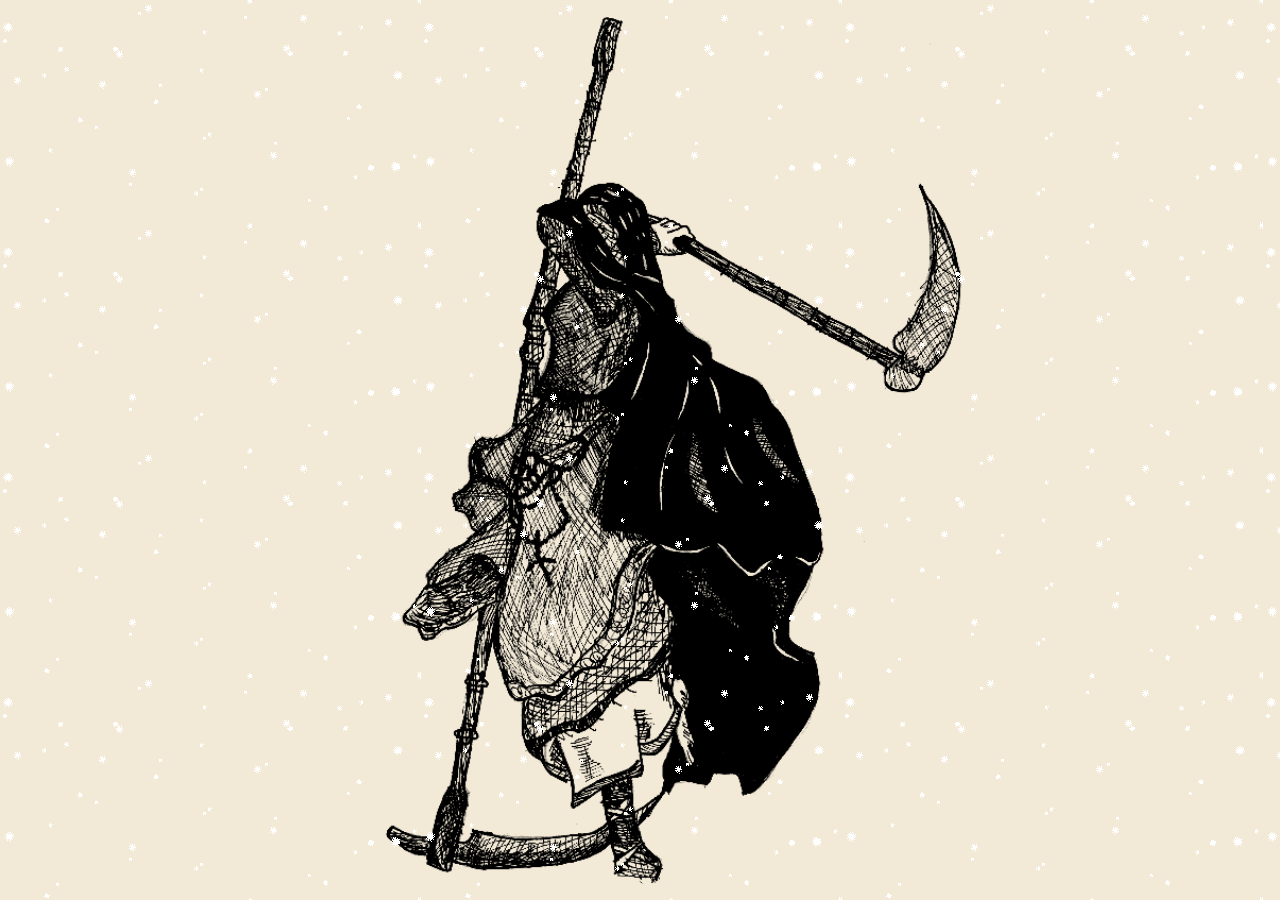
<file: my-Site/public/center.html>
<!DOCTYPE html>
<html lang="en">
<head>
  <meta charset="UTF-8">
  <link rel="stylesheet" href="style.css">
  <style>
    /* this page lives inside the center box, so no tiled background */
    body { background: var(--box-color); padding: 0; margin: 0; }
    .banner { display: block; width: 105%; height: 100vh; object-fit: contain;}
    /* snow gif layer: covers the whole center box, on top of the image, clicks pass through */
    #snow { position: fixed; inset: 0; pointer-events: none;
            background: url("images/PixelSnow2.gif") repeat; background-size: 421px 225px;
            image-rendering: pixelated; }
  </style>
</head>
<body>
  <!-- your big center image / banner -->
  <img class="banner" src="images/SFcenter2.png" alt="banner">
  <!-- snow effect: gif is set in the #snow style above -->
  <div id="snow"></div>
</body>
</html>
</file>
<file: my-Site/public/style.css>
/* =========================================================
   EASY CUSTOMIZING — change these and the whole site updates
   ========================================================= */
:root {
  --page-bg-image: url("images/BRBL.jpeg");  /* tiled page background */
  --page-bg-color: #3d2928;     /* shows if the image is missing */

  --header-color: #8a9d78;      /* box title bars */
  --header-text: #ffffff;
  --box-color: #f2e9d6;         /* box body (cream, matches the lace middle) */
  --border-color: #988452;
  --text-color: #5d3920;
  --link-hover: #8a9d78;

  --font: "Courier New", monospace;
  --section-bg: url("images/SectionCutOuts.png");     /* lace frame behind every section */
  --avatar-bg: url("images/SectionCutOutCross.png");  /* cross frame behind the "me" avatar */
}

/* ========================================================= */

* { box-sizing: border-box; }

body {
  margin: 0;
  padding: 40px 16px;
  background: var(--page-bg-color) var(--page-bg-image) repeat;
  color: var(--text-color);
  font-family: var(--font);
  font-size: 13px;
}

a { color: var(--text-color); text-decoration: none; }
a:hover { color: var(--link-hover); }

/* 3-column layout */
.container {
  max-width: 840px;
  margin: 0 auto;
  display: grid;
  grid-template-columns: 150px 1fr 150px;
  gap: 20px;
  align-items: start;
}

/* a "box" = lace frame with the title in its top-left corner */
.box {
  margin-bottom: 20px;
  /* lace edge stays the same thickness on every box; the plain middle stretches */
  border: 20px solid transparent;
  border-image: var(--section-bg) 44 41 / 20px round;
  background: var(--box-color) padding-box;
  padding: 2px 4px;
}

.box h1 {
  margin: 0 0 4px;
  color: var(--text-color);
  font-size: 16px;
  font-weight: bold;
  letter-spacing: 2px;
  text-align: left;
}

.box .content {
  margin: 0;
  line-height: 1.2;
}

/* center column: title bar + plain body, colours sampled from background.jpeg */
.middle {
  --header-color: #6e5c58;   /* flower mid-tone */
  --header-text: #efe6dc;
  --box-color: #f2e9d6;      /* same cream as the lace boxes */
  --border-color: #8f7e78;   /* flower highlight */
  --text-color: #3d2928;     /* background base brown */
  --link-hover: #8f7e78;
  color: var(--text-color);
}
.middle a { color: var(--text-color); }
.middle a:hover { color: var(--link-hover); }
/* same lace edge as the side sections (tiled with "round", so it never smears), a bit thicker */
.middle .box {
  border-width: 30px;
  border-image-width: 30px;
  padding: 0;
  /* cream behind the inner half of the lace so the page background doesn't show through */
  background: linear-gradient(var(--box-color), var(--box-color))
              center / calc(100% - 30px) calc(100% - 30px) no-repeat border-box;
}
.middle .box .content {
  padding: 10px;
  background: var(--box-color);
}

/* "me" box: cross frame, avatar sits in the oval */
.box.me {
  aspect-ratio: 736 / 1200;   /* matches the image so the oval isn't squished */
  border: none;
  padding: 14% 12%;
  background: var(--avatar-bg) center / 100% 100% no-repeat;
  display: flex;
  flex-direction: column;
}
.box.me .content {
  flex: 1;
  display: flex;
  align-items: center;
  justify-content: center;
}
.box.me h1 { align-self: flex-start; padding: 0 3px; background: #f2e9d6; }  /* readable over the lace */
.box.me img { border-radius: 50%; }

/* nav lists with the "›" arrows */
.box ul { list-style: none; margin: 0; padding: 0; }
.box li::before { content: "› "; }


/* center column */
.main-frame {
  display: block;
  width: 100%;
  height: 480px;
  border: none;
  background: var(--box-color);
}
.box .content.no-pad { padding: 0; }

.center { text-align: center; }
.center img { max-width: 100%; }

/* phones: stack the columns */
@media (max-width: 700px) {
  .container { grid-template-columns: 1fr; }
  .box.me { max-width: 220px; margin-inline: auto; }
}
</file>
